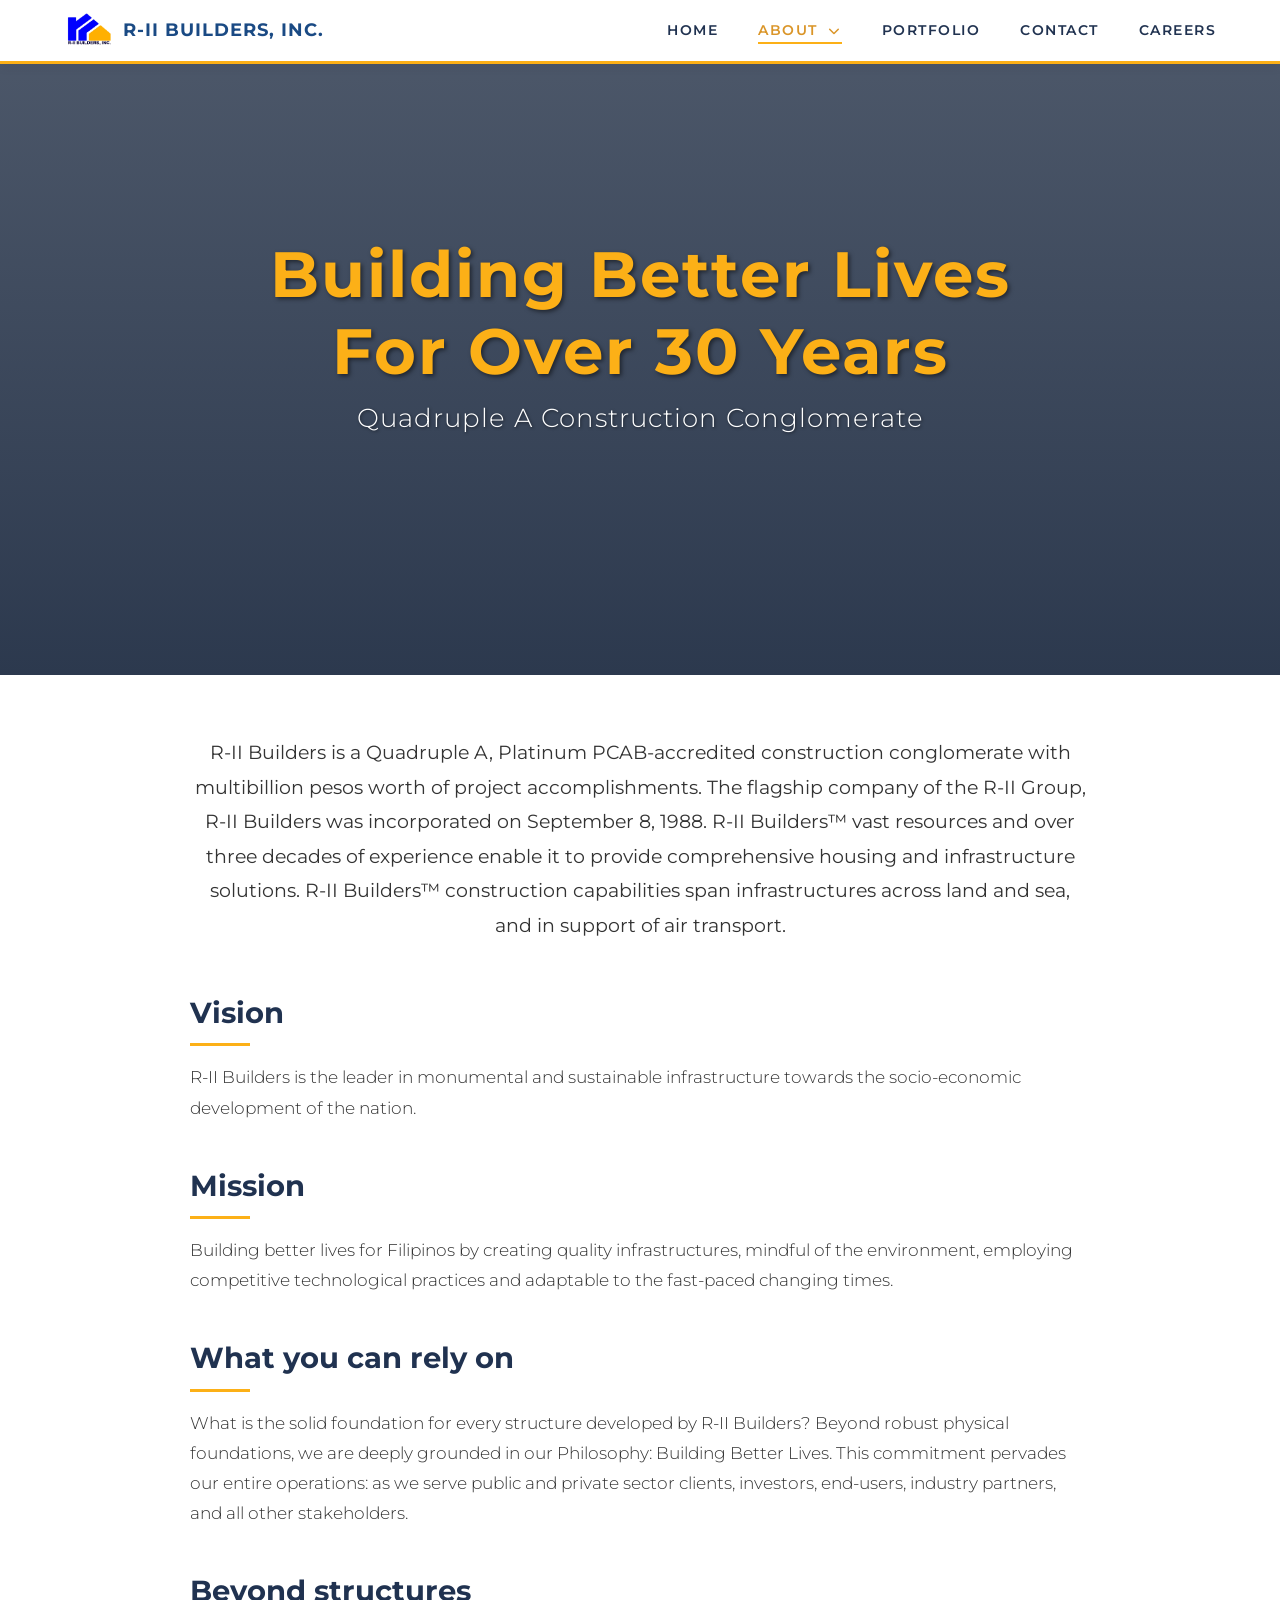
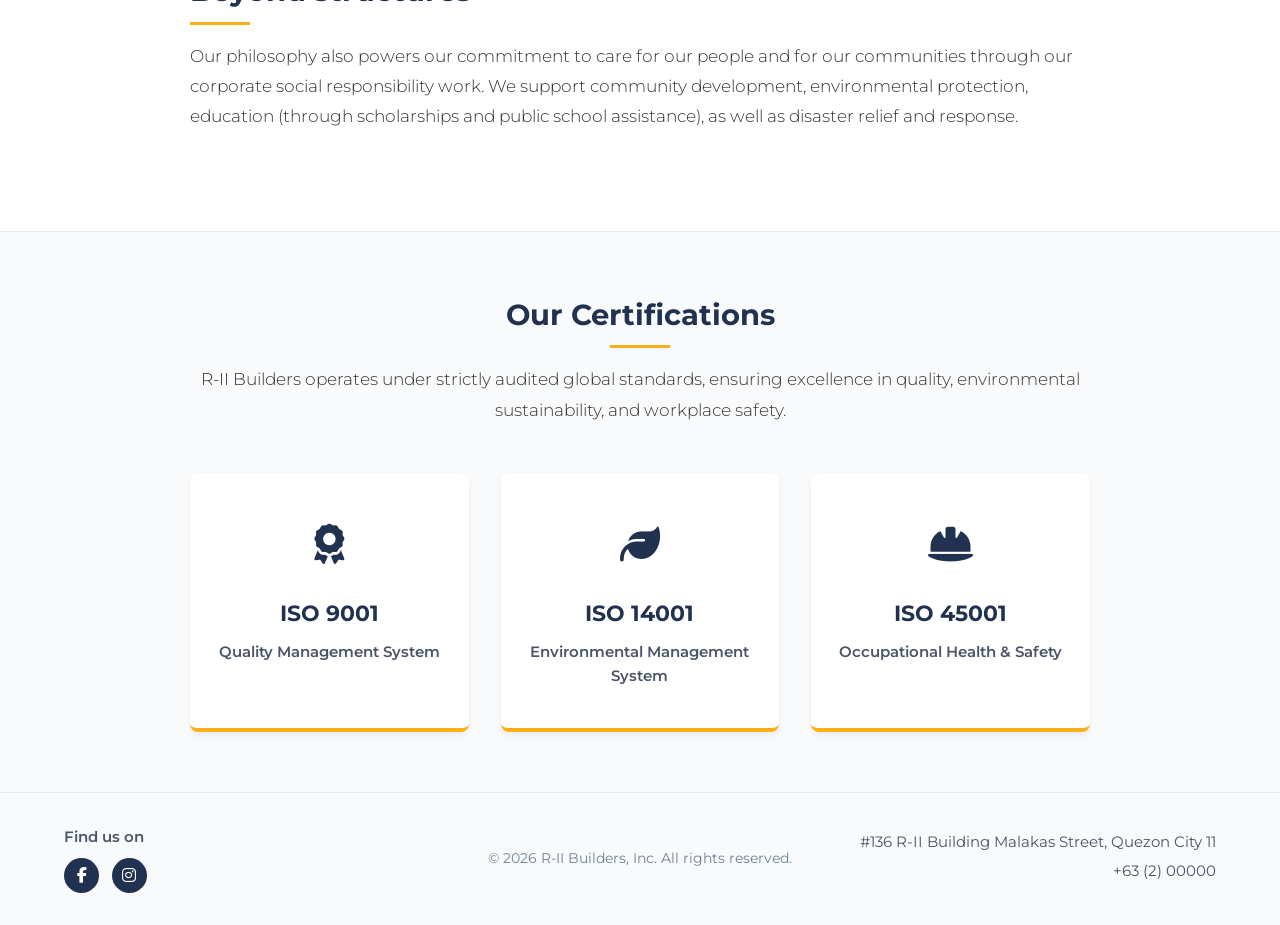
<file: about.html>
<!DOCTYPE html>
<html lang="en">

<head>
    <meta charset="UTF-8">
    <meta name="viewport" content="width=device-width, initial-scale=1.0">
    <link rel="icon" type="image/png" href="images/favicon.png">
    <title>R-II Builders, Inc. | About</title>

    <meta property="og:title" content="R-II Builders, Inc. - About Us">
    <meta property="og:description" content="Building better lives for over 30 years.">
    <meta property="og:url" content="https://riibuilders.com/about.html">
    <meta property="og:type" content="website">

    <!-- Google Fonts -->
    <link rel="preconnect" href="https://fonts.googleapis.com">
    <link rel="preconnect" href="https://fonts.gstatic.com" crossorigin>
    <link href="https://fonts.googleapis.com/css2?family=Montserrat:wght@300;400;600;700&display=swap" rel="stylesheet">

    <!-- Font Awesome for ISO Certification and Social Icons -->
    <link rel="stylesheet" href="https://cdnjs.cloudflare.com/ajax/libs/font-awesome/6.4.0/css/all.min.css">

    <!-- CSS Link -->
    <link rel="stylesheet" href="css/style.css?v=3">

    <style>
        .nav-brand img {
            max-height: 35px;
            width: auto;
            display: block;
        }
    </style>
</head>

<body>
    <!-- Page Loader -->
    <div id="page-loader" class="page-loader">
        <img src="images/RII_Logo.png" alt="Loading..." class="loader-logo">
    </div>

    <!-- Navigation -->
    <nav class="navbar" id="navbar">
        <a href="index.html" class="nav-brand">
            <!-- Local logo image -->
            <img src="images/RII_Logo.png" alt="R-II Builders, Inc.">
            <span class="brand-text">R-II Builders, Inc.</span>
        </a>

        <!-- Mobile Toggle -->
        <button class="nav-toggle" id="nav-toggle" aria-label="Toggle Navigation">
            <span class="hamburger"></span>
        </button>

        <ul class="nav-links" id="nav-links">
            <li><a href="index.html" class="nav-item">Home</a></li>
            <li class="nav-item-dropdown">
                <a href="javascript:void(0);" class="nav-item active">About <i class="fas fa-chevron-down" style="font-size: 0.8em; margin-left: 5px;"></i></a>
                <ul class="dropdown-menu">
                    <li><a href="about.html">Who We Are</a></li>
                    <li><a href="leaders.html">Our Leaders</a></li>
                    <li><a href="business.html">Our Business</a></li>
                </ul>
            </li>
            <li><a href="portfolio.html" class="nav-item">Portfolio</a></li>
            <li><a href="contact.html" class="nav-item">Contact</a></li>
            <li><a href="careers.html" class="nav-item">Careers</a></li>
        </ul>
    </nav>

    <!-- About Hero Section (Video Template) -->
    <header class="page-hero" id="about-hero">

        <!-- Video Background Container -->
        <div class="video-container">
            <!-- Autoplay, loop, and muted are standard for background videos -->
            <video autoplay loop muted playsinline id="hero-video">
                <!-- Using a free, lightweight construction stock video from Mixkit for the meantime -->
                <source
                    src="https://assets.mixkit.co/videos/preview/mixkit-construction-crane-working-in-the-city-4389-large.mp4"
                    type="video/mp4">
            </video>
            <!-- Dark overlay so the text remains readable over the video -->
            <div class="video-overlay"></div>
        </div>

        <!-- Text Content -->
        <div class="hero-content">
            <h1 class="hero-title" style="text-transform: capitalize;">Building better lives<br>for Over 30 Years</h1>
            <h3 class="hero-subtitle">Quadruple A Construction Conglomerate</h3>
        </div>

    </header>

    <!-- About Content Section -->
    <section class="content-section">
        <div class="container">
            <p class="lead-text">
                R-II Builders is a Quadruple A, Platinum PCAB-accredited construction conglomerate with multibillion
                pesos worth of project accomplishments. The flagship company of the R-II Group, R-II Builders was
                incorporated on September 8, 1988. R-II Builders™ vast resources and over three decades of experience
                enable it to provide comprehensive housing and infrastructure solutions. R-II Builders™ construction
                capabilities span infrastructures across land and sea, and in support of air transport.
            </p>

            <div class="text-block">
                <h2 class="section-title">Vision</h2>
                <p>
                    R-II Builders is the leader in monumental and sustainable infrastructure towards the socio-economic
                    development of the nation.
                </p>
            </div>

            <div class="text-block">
                <h2 class="section-title">Mission</h2>
                <p>
                    Building better lives for Filipinos by creating quality infrastructures, mindful of the environment,
                    employing competitive technological practices and adaptable to the fast-paced changing times.
                </p>
            </div>

            <div class="text-block">
                <h2 class="section-title">What you can rely on</h2>
                <p>
                    What is the solid foundation for every structure developed by R-II Builders? Beyond robust physical
                    foundations, we are deeply grounded in our Philosophy: Building Better Lives. This commitment
                    pervades our entire operations: as we serve public and private sector clients, investors, end-users,
                    industry partners, and all other stakeholders.
                </p>
            </div>

            <div class="text-block">
                <h2 class="section-title">Beyond structures</h2>
                <p>
                    Our philosophy also powers our commitment to care for our people and for our communities through our
                    corporate social responsibility work. We support community development, environmental protection,
                    education (through scholarships and public school assistance), as well as disaster relief and
                    response.
                </p>
            </div>
        </div>
    </section>



    <!-- Certifications Section -->
    <section class="certifications-section">
        <div class="container">
            <div class="text-block text-center">
                <h2 class="section-title center-title">Our Certifications</h2>
                <p>R-II Builders operates under strictly audited global standards, ensuring excellence in quality,
                    environmental sustainability, and workplace safety.</p>
            </div>

            <div class="cert-grid">
                <!-- ISO 9001 -->
                <div class="cert-card">
                    <div class="cert-icon">
                        <i class="fas fa-award"></i>
                    </div>
                    <h3 class="cert-title">ISO 9001</h3>
                    <p class="cert-desc">Quality Management System</p>
                </div>

                <!-- ISO 14001 -->
                <div class="cert-card">
                    <div class="cert-icon">
                        <i class="fas fa-leaf"></i>
                    </div>
                    <h3 class="cert-title">ISO 14001</h3>
                    <p class="cert-desc">Environmental Management System</p>
                </div>

                <!-- ISO 45001 -->
                <div class="cert-card">
                    <div class="cert-icon">
                        <i class="fas fa-hard-hat"></i>
                    </div>
                    <h3 class="cert-title">ISO 45001</h3>
                    <p class="cert-desc">Occupational Health & Safety</p>
                </div>
            </div>
        </div>
    </section>

    <!-- Footer (Updated to match your Left/Center/Right layout) -->
    <footer class="simple-footer">
        <div class="footer-bottom-bar">

            <!-- LEFT: Social Links -->
            <div class="footer-left">
                <span class="social-text">Find us on</span>
                <div class="social-icons">
                    <a href="#"><i class="fab fa-facebook-f"></i></a>
                    <a href="#"><i class="fab fa-instagram"></i></a>
                </div>
            </div>

            <!-- CENTER: Copyright -->
            <div class="footer-center">
                &copy; 2026 R-II Builders, Inc. All rights reserved.
            </div>

            <!-- RIGHT: Address -->
            <div class="footer-right">
                <p>#136 R-II Building Malakas Street, Quezon City 11</p>
                <p>+63 (2) 00000</p>
            </div>

        </div>
    </footer>

    <script src="script.js?v=5"></script>
</body>

</html>
</file>
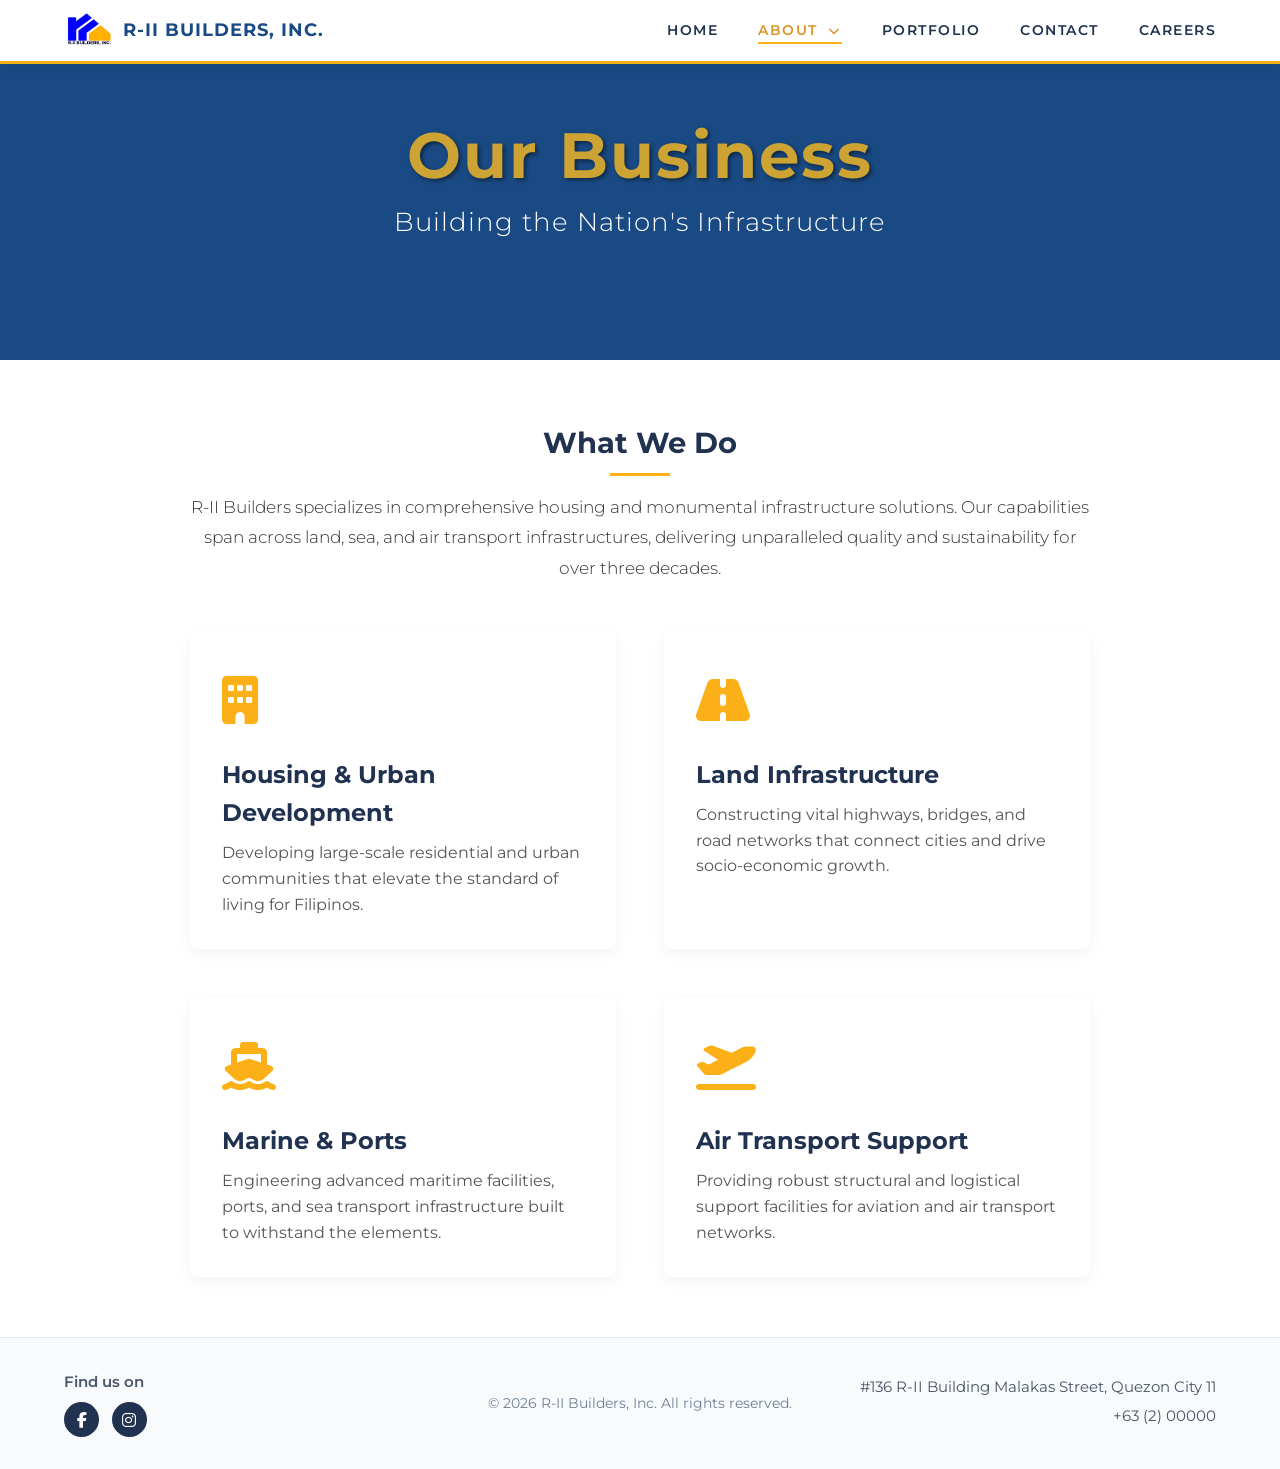
<file: business.html>
<!DOCTYPE html>
<html lang="en">

<head>
    <meta charset="UTF-8">
    <meta name="viewport" content="width=device-width, initial-scale=1.0">
    <link rel="icon" type="image/png" href="images/favicon.png">
    <title>R-II Builders, Inc. | Our Business</title>

    <meta property="og:title" content="R-II Builders, Inc. - Our Business">
    <meta property="og:description" content="Showcasing what R-II Builders is all about.">
    <meta property="og:url" content="https://riibuilders.com/business.html">
    <meta property="og:type" content="website">

    <!-- Google Fonts -->
    <link rel="preconnect" href="https://fonts.googleapis.com">
    <link rel="preconnect" href="https://fonts.gstatic.com" crossorigin>
    <link href="https://fonts.googleapis.com/css2?family=Montserrat:wght@300;400;600;700&display=swap" rel="stylesheet">

    <!-- Font Awesome for Social Icons -->
    <link rel="stylesheet" href="https://cdnjs.cloudflare.com/ajax/libs/font-awesome/6.4.0/css/all.min.css">

    <!-- CSS Link -->
    <link rel="stylesheet" href="css/style.css?v=3">
</head>

<body>
    <!-- Page Loader -->
    <div id="page-loader" class="page-loader">
        <img src="images/RII_Logo.png" alt="Loading..." class="loader-logo">
    </div>

    <!-- Navigation -->
    <nav class="navbar" id="navbar">
        <a href="index.html" class="nav-brand">
            <!-- Local logo image -->
            <img src="images/RII_Logo.png" alt="R-II Builders, Inc.">
            <span class="brand-text">R-II Builders, Inc.</span>
        </a>

        <!-- Mobile Toggle -->
        <button class="nav-toggle" id="nav-toggle" aria-label="Toggle Navigation">
            <span class="hamburger"></span>
        </button>

        <ul class="nav-links" id="nav-links">
            <li><a href="index.html" class="nav-item">Home</a></li>
            <li class="nav-item-dropdown">
                <a href="javascript:void(0);" class="nav-item active">About <i class="fas fa-chevron-down" style="font-size: 0.8em; margin-left: 5px;"></i></a>
                <ul class="dropdown-menu">
                    <li><a href="about.html">Who We Are</a></li>
                    <li><a href="leaders.html">Our Leaders</a></li>
                    <li><a href="business.html">Our Business</a></li>
                </ul>
            </li>
            <li><a href="portfolio.html" class="nav-item">Portfolio</a></li>
            <li><a href="contact.html" class="nav-item">Contact</a></li>
            <li><a href="careers.html" class="nav-item">Careers</a></li>
        </ul>
    </nav>

    <!-- Business Hero Section -->
    <header class="page-hero" style="background-color: #1a4a84; height: 40vh; min-height: 300px; display: flex; align-items: center; justify-content: center; padding-top: 60px;">
        <div class="hero-content" style="text-align: center; position: relative; z-index: 2;">
            <h1 class="hero-title" style="color: #cda434; font-size: clamp(2.5rem, 5vw, 4rem); text-transform: capitalize; margin-bottom: 0.5rem; text-shadow: 2px 2px 4px rgba(0,0,0,0.5);">Our Business</h1>
            <h3 class="hero-subtitle" style="color: #ffffff; font-size: clamp(1.2rem, 2vw, 1.8rem); font-weight: 300; letter-spacing: 1px;">Building the Nation's Infrastructure</h3>
        </div>
    </header>

    <!-- Business Content Section -->
    <section class="content-section">
        <div class="container">
            <div class="text-block text-center" style="margin-bottom: 3rem;">
                <h2 class="section-title center-title">What We Do</h2>
                <p class="lead-text">
                    R-II Builders specializes in comprehensive housing and monumental infrastructure solutions. Our capabilities span across land, sea, and air transport infrastructures, delivering unparalleled quality and sustainability for over three decades.
                </p>
            </div>
            
            <div class="leaders-grid">
                <!-- Service Card 1 -->
                <div class="leader-card" style="padding: 2rem;">
                    <div style="font-size: 3rem; color: var(--accent-gold); margin-bottom: 1rem;"><i class="fas fa-building"></i></div>
                    <h3 class="leader-name">Housing & Urban Development</h3>
                    <p class="leader-bio">
                        Developing large-scale residential and urban communities that elevate the standard of living for Filipinos.
                    </p>
                </div>
                
                <!-- Service Card 2 -->
                <div class="leader-card" style="padding: 2rem;">
                    <div style="font-size: 3rem; color: var(--accent-gold); margin-bottom: 1rem;"><i class="fas fa-road"></i></div>
                    <h3 class="leader-name">Land Infrastructure</h3>
                    <p class="leader-bio">
                        Constructing vital highways, bridges, and road networks that connect cities and drive socio-economic growth.
                    </p>
                </div>
                
                <!-- Service Card 3 -->
                <div class="leader-card" style="padding: 2rem;">
                    <div style="font-size: 3rem; color: var(--accent-gold); margin-bottom: 1rem;"><i class="fas fa-ship"></i></div>
                    <h3 class="leader-name">Marine & Ports</h3>
                    <p class="leader-bio">
                        Engineering advanced maritime facilities, ports, and sea transport infrastructure built to withstand the elements.
                    </p>
                </div>
                
                <!-- Service Card 4 -->
                <div class="leader-card" style="padding: 2rem;">
                    <div style="font-size: 3rem; color: var(--accent-gold); margin-bottom: 1rem;"><i class="fas fa-plane-departure"></i></div>
                    <h3 class="leader-name">Air Transport Support</h3>
                    <p class="leader-bio">
                        Providing robust structural and logistical support facilities for aviation and air transport networks.
                    </p>
                </div>
            </div>
        </div>
    </section>

    <!-- Footer -->
    <footer class="simple-footer">
        <div class="footer-bottom-bar">

            <!-- LEFT: Social Links -->
            <div class="footer-left">
                <span class="social-text">Find us on</span>
                <div class="social-icons">
                    <a href="#"><i class="fab fa-facebook-f"></i></a>
                    <a href="#"><i class="fab fa-instagram"></i></a>
                </div>
            </div>

            <!-- CENTER: Copyright -->
            <div class="footer-center">
                &copy; 2026 R-II Builders, Inc. All rights reserved.
            </div>

            <!-- RIGHT: Address -->
            <div class="footer-right">
                <p>#136 R-II Building Malakas Street, Quezon City 11</p>
                <p>+63 (2) 00000</p>
            </div>

        </div>
    </footer>

    <script src="script.js?v=5"></script>
</body>

</html>
</file>
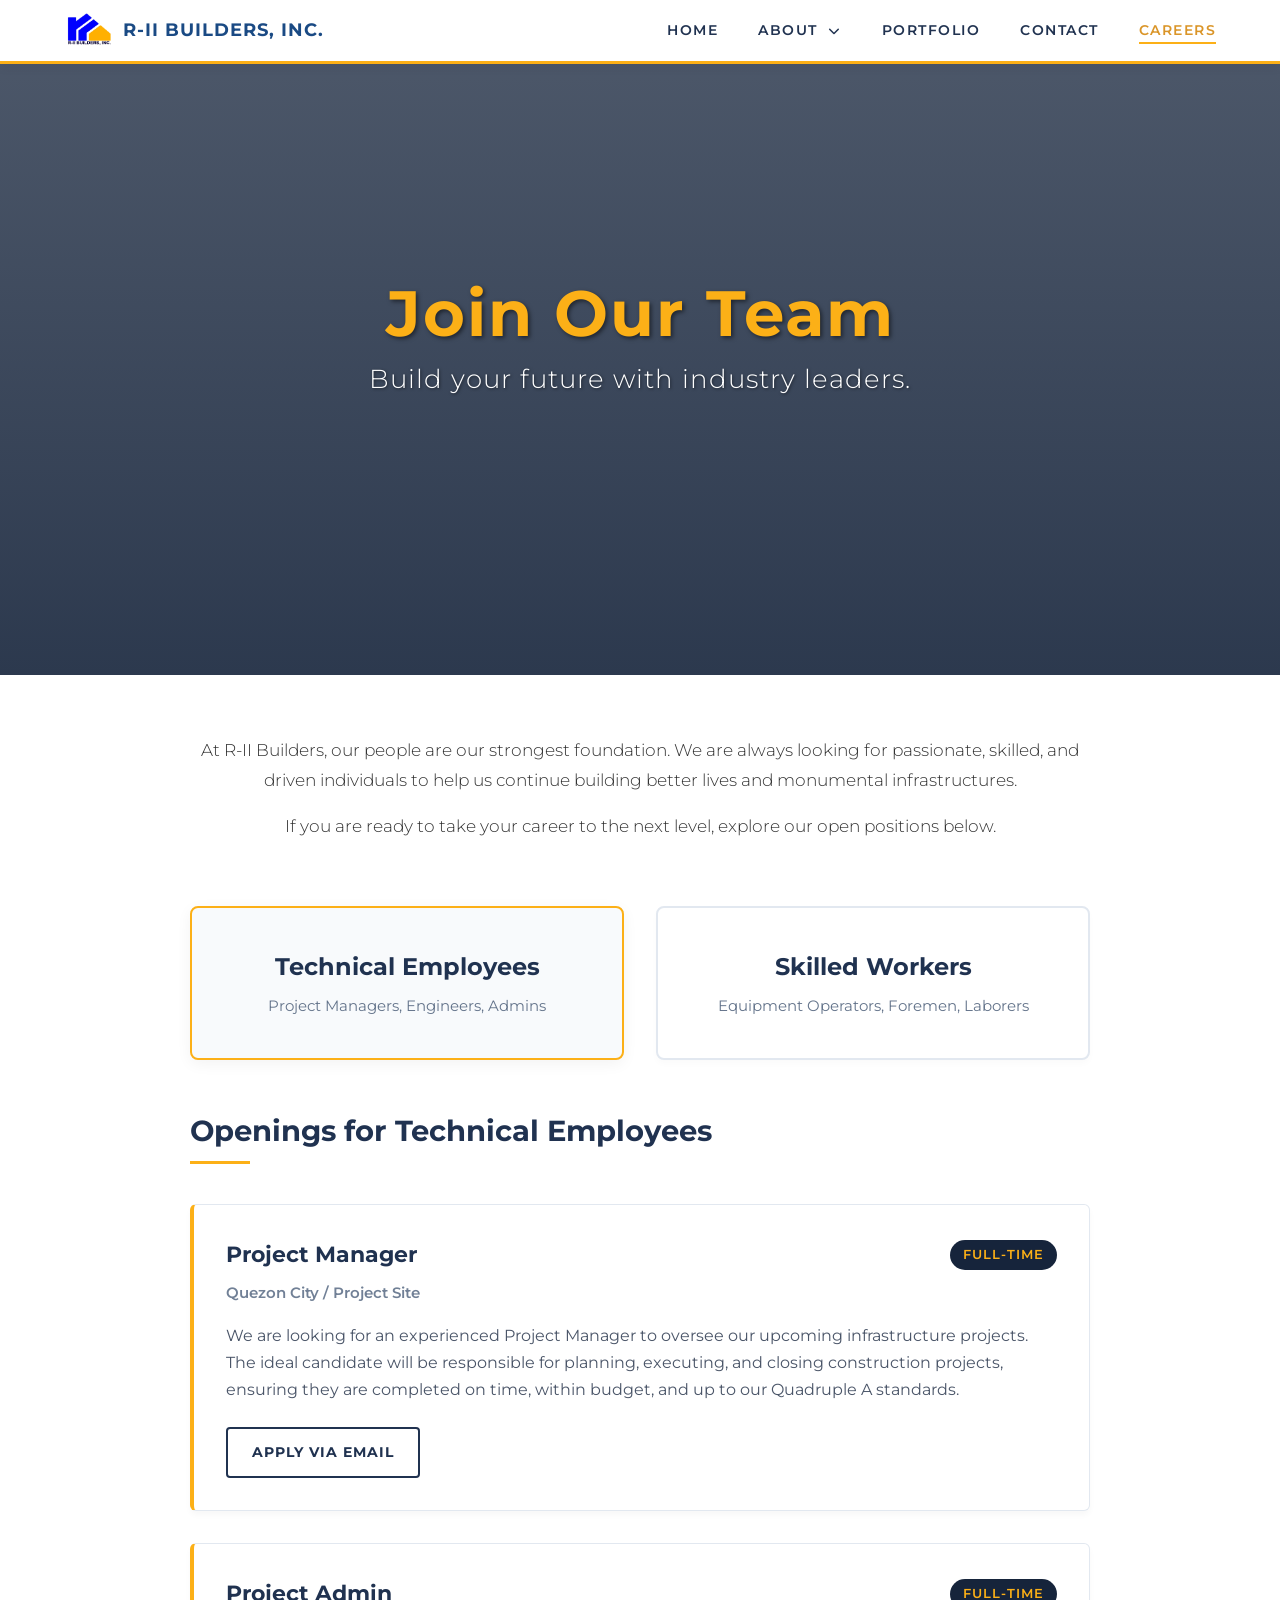
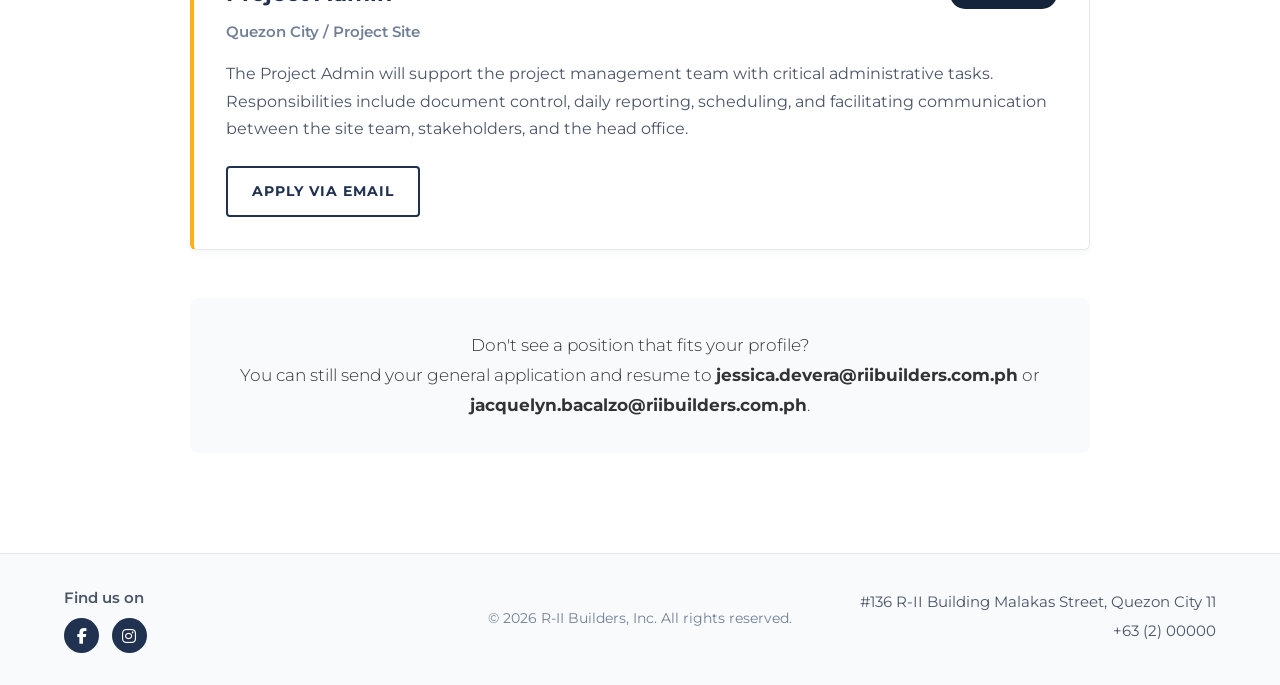
<file: careers.html>
<!DOCTYPE html>
<html lang="en">

<head>
    <meta charset="UTF-8">
    <meta name="viewport" content="width=device-width, initial-scale=1.0">
    <link rel="icon" type="image/png" href="images/favicon.png">
    <title>R-II Builders, Inc. | Careers</title>

    <meta property="og:title" content="R-II Builders, Inc. - Careers">
    <meta property="og:description" content="Build your career with a Quadruple A construction conglomerate.">
    <meta property="og:url" content="https://riibuilders.com/careers.html">
    <meta property="og:type" content="website">

    <!-- Google Fonts -->
    <link rel="preconnect" href="https://fonts.googleapis.com">
    <link rel="preconnect" href="https://fonts.gstatic.com" crossorigin>
    <link href="https://fonts.googleapis.com/css2?family=Montserrat:wght@300;400;600;700&display=swap" rel="stylesheet">

    <!-- Font Awesome for Social Icons -->
    <link rel="stylesheet" href="https://cdnjs.cloudflare.com/ajax/libs/font-awesome/6.4.0/css/all.min.css">

    <!-- CSS Link -->
    <link rel="stylesheet" href="css/style.css?v=3">

    <style>
        .nav-brand img {
            max-height: 35px;
            width: auto;
            display: block;
        }
    </style>
</head>

<body>
    <!-- Page Loader -->
    <div id="page-loader" class="page-loader">
        <img src="images/RII_Logo.png" alt="Loading..." class="loader-logo">
    </div>

    <!-- Navigation -->
    <nav class="navbar" id="navbar">
        <a href="index.html" class="nav-brand">
            <!-- Local logo image -->
            <img src="images/RII_Logo.png" alt="R-II Builders, Inc.">
            <span class="brand-text">R-II Builders, Inc.</span>
        </a>

        <!-- Mobile Toggle -->
        <button class="nav-toggle" id="nav-toggle" aria-label="Toggle Navigation">
            <span class="hamburger"></span>
        </button>

        <ul class="nav-links" id="nav-links">
            <li><a href="index.html" class="nav-item">Home</a></li>
            <li class="nav-item-dropdown">
                <a href="javascript:void(0);" class="nav-item">About <i class="fas fa-chevron-down" style="font-size: 0.8em; margin-left: 5px;"></i></a>
                <ul class="dropdown-menu">
                    <li><a href="about.html">Who We Are</a></li>
                    <li><a href="leaders.html">Our Leaders</a></li>
                    <li><a href="business.html">Our Business</a></li>
                </ul>
            </li>
            <li><a href="portfolio.html" class="nav-item">Portfolio</a></li>
            <li><a href="contact.html" class="nav-item">Contact</a></li>
            <li><a href="careers.html" class="nav-item active">Careers</a></li>
        </ul>
    </nav>

    <!-- Careers Hero Section (Updated ID for 3/4 Screen) -->
    <header class="page-hero" id="careers-hero">
        <div class="hero-content">
            <h1 class="hero-title">Join Our Team</h1>
            <h3 class="hero-subtitle">Build your future with industry leaders.</h3>
        </div>
    </header>

    <!-- Careers Content Section -->
    <section class="content-section">
        <div class="container">

            <div class="text-block" style="text-align: center; margin-bottom: 4rem;">
                <p class="lead-text" style="margin-bottom: 1rem;">
                    At R-II Builders, our people are our strongest foundation. We are always looking for passionate,
                    skilled, and driven individuals to help us continue building better lives and monumental
                    infrastructures.
                </p>
                <p>If you are ready to take your career to the next level, explore our open positions below.</p>
            </div>

            <div class="category-grid">
                <div class="category-box active" onclick="showCategory('technical')">
                    <h3>Technical Employees</h3>
                    <p>Project Managers, Engineers, Admins</p>
                </div>
                <div class="category-box" onclick="showCategory('skilled')">
                    <h3>Skilled Workers</h3>
                    <p>Equipment Operators, Foremen, Laborers</p>
                </div>
            </div>

            <div id="technical-jobs" class="job-category-section">
                <div class="text-block">
                    <h2 class="section-title">Openings for Technical Employees</h2>
                </div>

                <!-- Job Listings (Technical) -->
                <div class="job-list">

                    <!-- Job Card 1 -->
                    <div class="job-card">
                        <div class="job-header">
                            <h3 class="job-title">Project Manager</h3>
                            <span class="job-type">Full-Time</span>
                        </div>
                        <div class="job-meta">Quezon City / Project Site</div>
                        <p class="job-desc">
                            We are looking for an experienced Project Manager to oversee our upcoming infrastructure
                            projects. The ideal candidate will be responsible for planning, executing, and closing
                            construction projects, ensuring they are completed on time, within budget, and up to our
                            Quadruple A standards.
                        </p>
                        <a href="mailto:hr@riibuilders.com?subject=Application%20for%20Project%20Manager"
                            class="btn-apply">Apply via Email</a>
                    </div>

                    <!-- Job Card 2 -->
                    <div class="job-card">
                        <div class="job-header">
                            <h3 class="job-title">Project Admin</h3>
                            <span class="job-type">Full-Time</span>
                        </div>
                        <div class="job-meta">Quezon City / Project Site</div>
                        <p class="job-desc">
                            The Project Admin will support the project management team with critical administrative tasks.
                            Responsibilities include document control, daily reporting, scheduling, and facilitating
                            communication between the site team, stakeholders, and the head office.
                        </p>
                        <a href="mailto:hr@riibuilders.com?subject=Application%20for%20Project%20Admin"
                            class="btn-apply">Apply via Email</a>
                    </div>

                </div>
            </div>

            <!-- Skilled Workers Section -->
            <div id="skilled-jobs" class="job-category-section" style="display: none;">
                <div class="text-block">
                    <h2 class="section-title">Openings for Skilled Workers</h2>
                </div>
                
                <!-- Job Listings (Skilled Workers) -->
                <div class="job-list">
                    
                    <!-- Job Card 3 (Example) -->
                    <div class="job-card">
                        <div class="job-header">
                            <h3 class="job-title">Heavy Equipment Operator</h3>
                            <span class="job-type">Project-Based</span>
                        </div>
                        <div class="job-meta">Various Project Sites</div>
                        <p class="job-desc">
                            We are currently looking for experienced and certified Heavy Equipment Operators for our ongoing infrastructure projects. Candidates must have valid certification and a strong commitment to workplace safety.
                        </p>
                        <a href="mailto:hr@riibuilders.com?subject=Application%20for%20Skilled%20Worker"
                            class="btn-apply">Apply via Email</a>
                    </div>

                </div>
            </div>

            <div class="text-block"
                style="margin-top: 3rem; text-align: center; padding: 2rem; background: #f8fafc; border-radius: 8px;">
                <p>Don't see a position that fits your profile?<br> You can still send your general application and
                    resume to <strong>jessica.devera@riibuilders.com.ph</strong> or
                    <strong>jacquelyn.bacalzo@riibuilders.com.ph</strong>.
                </p>
            </div>

        </div>
    </section>

    <!-- Footer (Updated to match Left/Center/Right Layout) -->
    <footer class="simple-footer">
        <div class="footer-bottom-bar">

            <!-- LEFT: Social Links -->
            <div class="footer-left">
                <span class="social-text">Find us on</span>
                <div class="social-icons">
                    <a href="#"><i class="fab fa-facebook-f"></i></a>
                    <a href="#"><i class="fab fa-instagram"></i></a>
                </div>
            </div>

            <!-- CENTER: Copyright -->
            <div class="footer-center">
                &copy; 2026 R-II Builders, Inc. All rights reserved.
            </div>

            <!-- RIGHT: Address -->
            <div class="footer-right">
                <p>#136 R-II Building Malakas Street, Quezon City 11</p>
                <p>+63 (2) 00000</p>
            </div>

        </div>
    </footer>

    <script src="script.js?v=5"></script>
    <script>
        function showCategory(categoryId) {
            // Hide all category sections
            document.querySelectorAll('.job-category-section').forEach(el => {
                el.style.display = 'none';
            });
            // Remove active state from all boxes
            document.querySelectorAll('.category-box').forEach(el => {
                el.classList.remove('active');
            });
            
            // Show the selected section
            document.getElementById(categoryId + '-jobs').style.display = 'block';
            
            // Set active state on the clicked box
            event.currentTarget.classList.add('active');
        }
    </script>
</body>

</html>
</file>
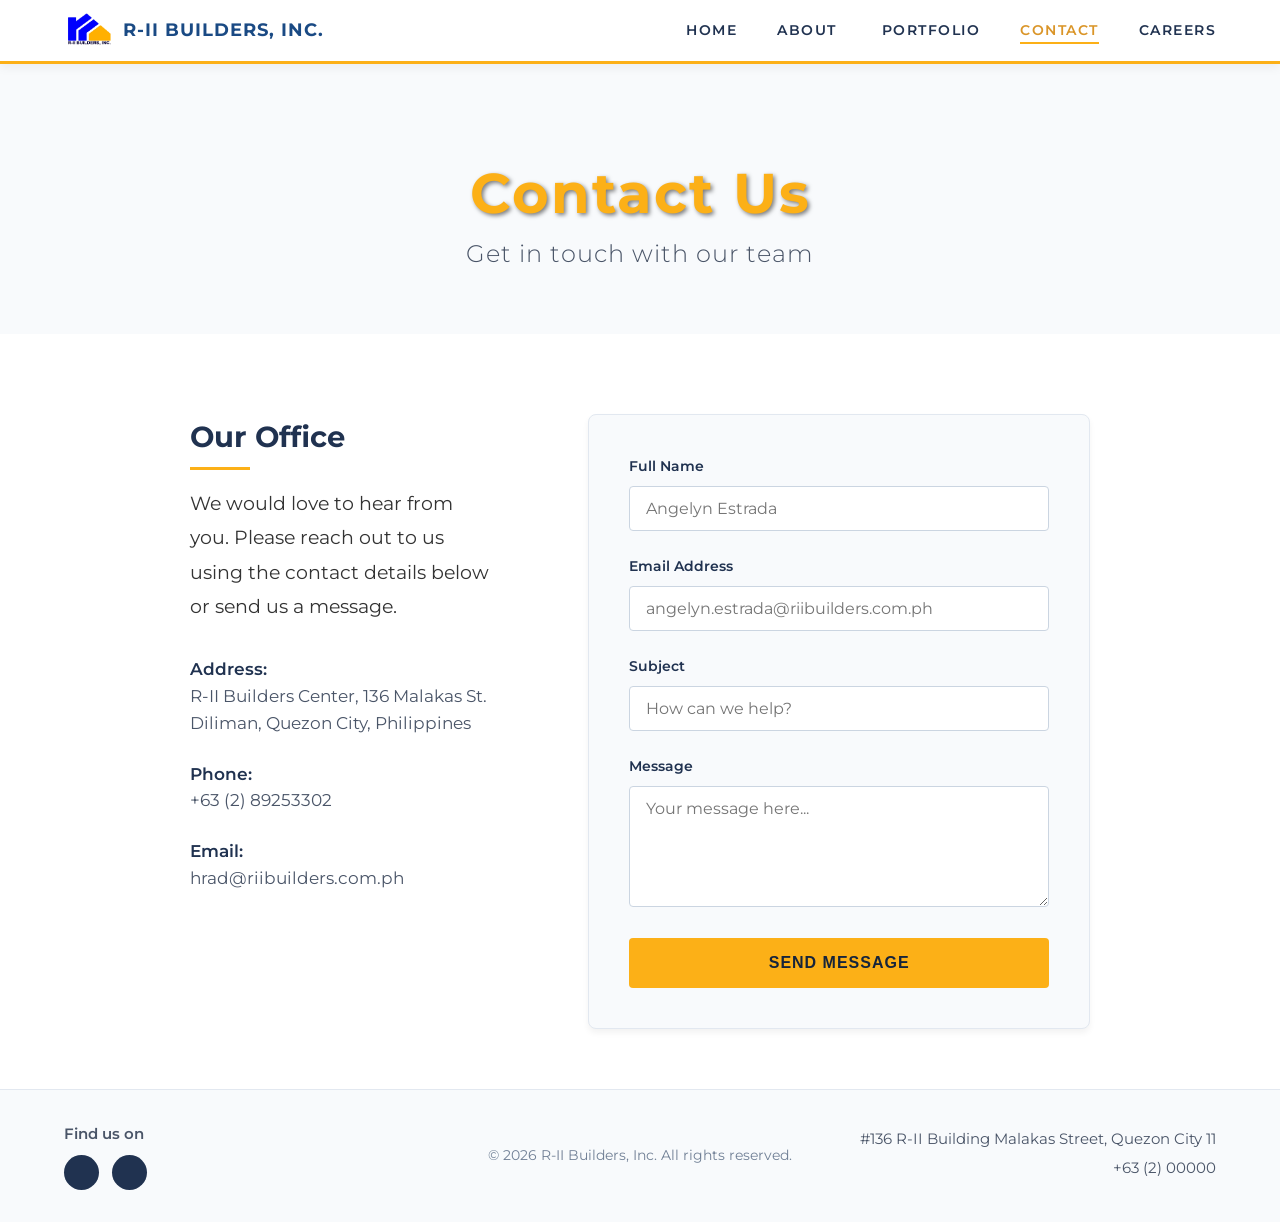
<file: contact.html>
<!DOCTYPE html>
<html lang="en">

<head>
    <meta charset="UTF-8">
    <meta name="viewport" content="width=device-width, initial-scale=1.0">
    <link rel="icon" type="image/png" href="images/favicon.png">
    <title>R-II Builders, Inc. | Contact</title>

    <!-- Open Graph Meta Tags for Corporate Site -->
    <meta property="og:title" content="R-II Builders, Inc.">
    <meta property="og:description" content="Contact R-II Builders, Inc. for your construction and engineering needs.">
    <meta property="og:url" content="https://riibuilders.com/contact">
    <meta property="og:type" content="website">

    <!-- Google Fonts -->
    <link rel="preconnect" href="https://fonts.googleapis.com">
    <link rel="preconnect" href="https://fonts.gstatic.com" crossorigin>
    <link href="https://fonts.googleapis.com/css2?family=Montserrat:wght@300;400;600;700&display=swap" rel="stylesheet">

    <!-- CSS Link -->
    <link rel="stylesheet" href="css/style.css?v=3">

    <!-- Inline tweak just for the logo sizing (you can move this to style.css) -->
    <style>
        .nav-brand img {
            max-height: 35px;
            /* Keeps the logo cleanly fitted inside the navbar */
            width: auto;
            display: block;
        }
    </style>
</head>

<body>
    <!-- Page Loader -->
    <div id="page-loader" class="page-loader">
        <img src="images/RII_Logo.png" alt="Loading..." class="loader-logo">
    </div>

    <!-- Navigation -->
    <nav class="navbar" id="navbar">
        <a href="index.html" class="nav-brand">
            <!-- Local logo image -->
            <img src="images/RII_Logo.png" alt="R-II Builders, Inc.">
            <span class="brand-text">R-II Builders, Inc.</span>
        </a>

        <!-- Mobile Toggle -->
        <button class="nav-toggle" id="nav-toggle" aria-label="Toggle Navigation">
            <span class="hamburger"></span>
        </button>

        <ul class="nav-links" id="nav-links">
            <li><a href="index.html" class="nav-item">Home</a></li>
            <li class="nav-item-dropdown">
                <a href="javascript:void(0);" class="nav-item">About <i class="fas fa-chevron-down" style="font-size: 0.8em; margin-left: 5px;"></i></a>
                <ul class="dropdown-menu">
                    <li><a href="about.html">Who We Are</a></li>
                    <li><a href="leaders.html">Our Leaders</a></li>
                    <li><a href="business.html">Our Business</a></li>
                </ul>
            </li>
            <li><a href="portfolio.html" class="nav-item">Portfolio</a></li>
            <li><a href="contact.html" class="nav-item active">Contact</a></li>
            <li><a href="careers.html" class="nav-item">Careers</a></li>
        </ul>
    </nav>

    <!-- Hero Section -->
    <header class="page-hero">
        <h1 class="hero-title">Contact Us</h1>
        <p class="hero-subtitle">Get in touch with our team</p>
    </header>

    <!-- Main Content -->
    <main class="content-section">
        <div class="container">
            <div class="contact-container">
                <!-- Contact Info -->
                <div class="contact-info">
                    <h2 class="section-title">Our Office</h2>
                    <p class="lead-text" style="text-align: left; margin-bottom: 2rem;">
                        We would love to hear from you. Please reach out to us using the contact details below or send
                        us a message.
                    </p>

                    <div class="contact-detail">
                        <strong>Address:</strong><br>
                        R-II Builders Center, 136 Malakas St.<br>
                        Diliman, Quezon City, Philippines
                    </div>

                    <div class="contact-detail">
                        <strong>Phone:</strong><br>
                        +63 (2) 89253302
                    </div>

                    <div class="contact-detail">
                        <strong>Email:</strong><br>
                        hrad@riibuilders.com.ph
                    </div>
                </div>

                <!-- Contact Form -->
                <div class="contact-form-wrapper">
                    <form action="#" method="POST">
                        <div class="form-group">
                            <label for="name">Full Name</label>
                            <input type="text" id="name" name="name" required placeholder="Angelyn Estrada">
                        </div>

                        <div class="form-group">
                            <label for="email">Email Address</label>
                            <input type="email" id="email" name="email" required
                                placeholder="angelyn.estrada@riibuilders.com.ph">
                        </div>

                        <div class="form-group">
                            <label for="subject">Subject</label>
                            <input type="text" id="subject" name="subject" required placeholder="How can we help?">
                        </div>

                        <div class="form-group">
                            <label for="message">Message</label>
                            <textarea id="message" name="message" rows="5" required
                                placeholder="Your message here..."></textarea>
                        </div>

                        <button type="submit" class="btn-submit">Send Message</button>
                    </form>
                </div>
            </div>
        </div>
    </main>

    <!-- Footer -->
    <footer class="simple-footer">
        <div class="footer-bottom-bar">

            <!-- LEFT: Social Links -->
            <div class="footer-left">
                <span class="social-text">Find us on</span>
                <div class="social-icons">
                    <a href="#"><i class="fab fa-facebook-f"></i></a>
                    <a href="#"><i class="fab fa-instagram"></i></a>
                </div>
            </div>

            <!-- CENTER: Copyright -->
            <div class="footer-center">
                &copy; 2026 R-II Builders, Inc. All rights reserved.
            </div>

            <!-- RIGHT: Address -->
            <div class="footer-right">
                <p>#136 R-II Building Malakas Street, Quezon City 11</p>
                <p>+63 (2) 00000</p>
            </div>

        </div>
    </footer>

    <!-- Optional JS -->
    <script src="script.js?v=5"></script>
</body>

</html>
</file>
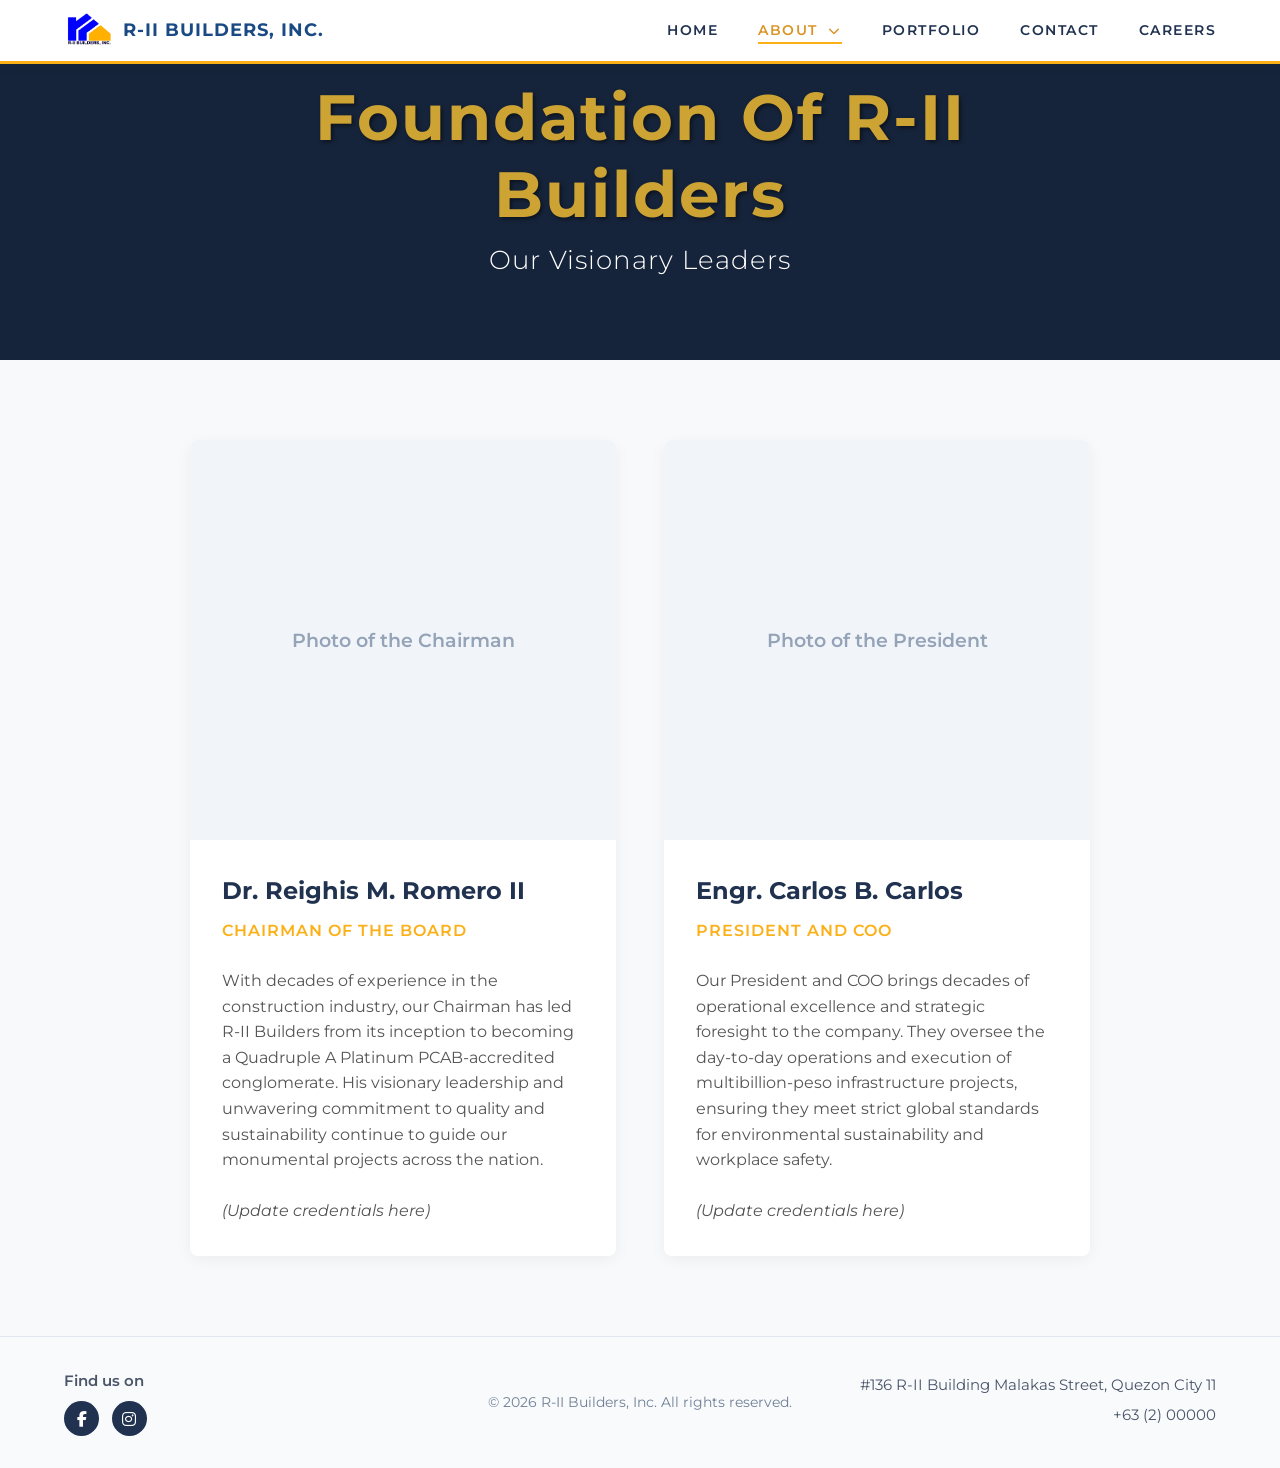
<file: leaders.html>
<!DOCTYPE html>
<html lang="en">

<head>
    <meta charset="UTF-8">
    <meta name="viewport" content="width=device-width, initial-scale=1.0">
    <link rel="icon" type="image/png" href="images/favicon.png">
    <title>R-II Builders, Inc. | Our Leaders</title>

    <meta property="og:title" content="R-II Builders, Inc. - Our Leaders">
    <meta property="og:description" content="The Foundation of R-II Builders.">
    <meta property="og:url" content="https://riibuilders.com/leaders.html">
    <meta property="og:type" content="website">

    <!-- Google Fonts -->
    <link rel="preconnect" href="https://fonts.googleapis.com">
    <link rel="preconnect" href="https://fonts.gstatic.com" crossorigin>
    <link href="https://fonts.googleapis.com/css2?family=Montserrat:wght@300;400;600;700&display=swap" rel="stylesheet">

    <!-- Font Awesome for Social Icons -->
    <link rel="stylesheet" href="https://cdnjs.cloudflare.com/ajax/libs/font-awesome/6.4.0/css/all.min.css">

    <!-- CSS Link -->
    <link rel="stylesheet" href="css/style.css?v=3">
</head>

<body>
    <!-- Page Loader -->
    <div id="page-loader" class="page-loader">
        <img src="images/RII_Logo.png" alt="Loading..." class="loader-logo">
    </div>

    <!-- Navigation -->
    <nav class="navbar" id="navbar">
        <a href="index.html" class="nav-brand">
            <!-- Local logo image -->
            <img src="images/RII_Logo.png" alt="R-II Builders, Inc.">
            <span class="brand-text">R-II Builders, Inc.</span>
        </a>

        <!-- Mobile Toggle -->
        <button class="nav-toggle" id="nav-toggle" aria-label="Toggle Navigation">
            <span class="hamburger"></span>
        </button>

        <ul class="nav-links" id="nav-links">
            <li><a href="index.html" class="nav-item">Home</a></li>
            <li class="nav-item-dropdown">
                <a href="javascript:void(0);" class="nav-item active">About <i class="fas fa-chevron-down"
                        style="font-size: 0.8em; margin-left: 5px;"></i></a>
                <ul class="dropdown-menu">
                    <li><a href="about.html">Who We Are</a></li>
                    <li><a href="leaders.html">Our Leaders</a></li>
                    <li><a href="business.html">Our Business</a></li>
                </ul>
            </li>
            <li><a href="portfolio.html" class="nav-item">Portfolio</a></li>
            <li><a href="contact.html" class="nav-item">Contact</a></li>
            <li><a href="careers.html" class="nav-item">Careers</a></li>
        </ul>
    </nav>

    <!-- Leaders Hero Section -->
    <header class="page-hero"
        style="background-color: #16243b; height: 40vh; min-height: 300px; display: flex; align-items: center; justify-content: center; padding-top: 60px;">
        <div class="hero-content" style="text-align: center; position: relative; z-index: 2;">
            <h1 class="hero-title"
                style="color: #cda434; font-size: clamp(2.5rem, 5vw, 4rem); text-transform: capitalize; margin-bottom: 0.5rem; text-shadow: 2px 2px 4px rgba(0,0,0,0.5);">
                Foundation of R-II Builders</h1>
            <h3 class="hero-subtitle"
                style="color: #ffffff; font-size: clamp(1.2rem, 2vw, 1.8rem); font-weight: 300; letter-spacing: 1px;">
                Our Visionary Leaders</h3>
        </div>
    </header>

    <!-- Leaders Section -->
    <section id="leaders" class="leaders-section">
        <div class="container">
            <div class="leaders-grid" style="margin-top: 0;">
                <!-- Chairman -->
                <div class="leader-card">
                    <div class="leader-image"
                        style="background-color: #f1f5f9; display: flex; align-items: center; justify-content: center; color: #94a3b8; font-weight: 600; font-size: 1.2rem; min-height: 350px;">
                        Photo of the Chairman
                    </div>
                    <div class="leader-info">
                        <h3 class="leader-name">Dr. Reighis M. Romero II</h3>
                        <div class="leader-title">Chairman of the Board</div>
                        <p class="leader-bio">
                            With decades of experience in the construction industry, our Chairman has led R-II Builders
                            from its inception to becoming a Quadruple A Platinum PCAB-accredited conglomerate. His
                            visionary leadership and unwavering commitment to quality and sustainability continue to
                            guide our monumental projects across the nation.
                            <br><br>
                            <i>(Update credentials here)</i>
                        </p>
                    </div>
                </div>

                <!-- President & COO -->
                <div class="leader-card">
                    <div class="leader-image"
                        style="background-color: #f1f5f9; display: flex; align-items: center; justify-content: center; color: #94a3b8; font-weight: 600; font-size: 1.2rem; min-height: 350px;">
                        Photo of the President
                    </div>
                    <div class="leader-info">
                        <h3 class="leader-name">Engr. Carlos B. Carlos</h3>
                        <div class="leader-title">President and COO</div>
                        <p class="leader-bio">
                            Our President and COO brings decades of operational excellence and strategic foresight to
                            the company. They oversee the day-to-day operations and execution of multibillion-peso
                            infrastructure projects, ensuring they meet strict global standards for environmental
                            sustainability and workplace safety.
                            <br><br>
                            <i>(Update credentials here)</i>
                        </p>
                    </div>
                </div>
            </div>
        </div>
    </section>

    <!-- Footer -->
    <footer class="simple-footer">
        <div class="footer-bottom-bar">

            <!-- LEFT: Social Links -->
            <div class="footer-left">
                <span class="social-text">Find us on</span>
                <div class="social-icons">
                    <a href="#"><i class="fab fa-facebook-f"></i></a>
                    <a href="#"><i class="fab fa-instagram"></i></a>
                </div>
            </div>

            <!-- CENTER: Copyright -->
            <div class="footer-center">
                &copy; 2026 R-II Builders, Inc. All rights reserved.
            </div>

            <!-- RIGHT: Address -->
            <div class="footer-right">
                <p>#136 R-II Building Malakas Street, Quezon City 11</p>
                <p>+63 (2) 00000</p>
            </div>

        </div>
    </footer>

    <script src="script.js?v=5"></script>
</body>

</html>
</file>
<file: css/style.css>
/* ==========================================================================
   CSS Reset & Variables (R-II Builders Theme)
   ========================================================================== */
@import url('https://fonts.googleapis.com/css2?family=Montserrat:wght@300;400;600;700&display=swap');

:root {
    /* Updated Corporate Blue & Gold Theme */
    --bg-blue: #203250;
    --header-blue: #16243b;
    --accent-gold: #fcb017;
    --accent-gold-hover: #da9528;
    --text-light: #ffffff;
    --text-muted: #a0aec0;
    --font-main: 'Montserrat', sans-serif;
    --transition-fast: 0.2s ease-in-out;
}

* {
    margin: 0;
    padding: 0;
    box-sizing: border-box;
}

body {
    font-family: var(--font-main);
    color: #333333;
    background-color: #ffffff;
    line-height: 1.6;
    overflow-x: hidden;
    display: flex;
    flex-direction: column;
    min-height: 100vh;
}

a {
    text-decoration: none;
    color: inherit;
}

/* ==========================================================================
   Navigation
   ========================================================================== */
.navbar {
    position: fixed;
    top: 0;
    left: 0;
    width: 100%;
    z-index: 1000;
    display: flex;
    justify-content: space-between;
    align-items: center;
    padding: 0.8rem 5%;
    background-color: #ffffff;
    border-bottom: 3px solid var(--accent-gold);
    box-shadow: 0 4px 10px rgba(0, 0, 0, 0.05);
}

.nav-brand {
    font-size: 1.2rem;
    font-weight: 700;
    text-transform: uppercase;
    letter-spacing: 1px;
    display: flex !important;
    flex-direction: row !important;
    align-items: center !important;
    flex-wrap: nowrap !important;
    gap: 10px;
    text-decoration: none;
}

.nav-brand img {
    max-height: 35px;
    width: auto;
    display: block;
    flex-shrink: 0;
}

.brand-text {
    font-size: 1.1rem;
    color: #1a4a84;
    /* Distinct corporate blue */
    white-space: nowrap;
}

.nav-links {
    list-style: none;
    display: flex;
    gap: 2.5rem;
    align-items: center;
}

.nav-links a {
    font-size: 0.9rem;
    font-weight: 600;
    letter-spacing: 1.5px;
    text-transform: uppercase;
    transition: var(--transition-fast);
    position: relative;
    color: var(--bg-blue);
}

.nav-links a::after {
    content: '';
    position: absolute;
    bottom: -5px;
    left: 0;
    width: 0;
    height: 2px;
    background-color: var(--accent-gold);
    transition: var(--transition-fast);
}

.nav-links a:hover::after,
.nav-links a.active::after {
    width: 100%;
}

.nav-links a:hover,
.nav-links a.active {
    color: var(--accent-gold-hover);
}

/* Dropdown Navigation */
.nav-item-dropdown {
    position: relative;
}

.dropdown-menu {
    position: absolute;
    top: 100%;
    left: 0;
    background: #ffffff;
    min-width: 200px;
    box-shadow: 0 8px 16px rgba(0, 0, 0, 0.1);
    border-top: 3px solid var(--accent-gold);
    list-style: none;
    opacity: 0;
    visibility: hidden;
    transform: translateY(10px);
    transition: all 0.3s ease;
    z-index: 1000;
    padding: 0;
    margin: 0;
}

.nav-item-dropdown.active .dropdown-menu,
.dropdown-menu.show {
    opacity: 1;
    visibility: visible;
    transform: translateY(0);
}

.dropdown-menu li {
    border-bottom: 1px solid #f0f0f0;
}

.dropdown-menu li:last-child {
    border-bottom: none;
}

.dropdown-menu a {
    display: block;
    padding: 12px 20px;
    color: var(--bg-blue);
    font-size: 0.85rem;
}

.dropdown-menu a::after {
    display: none;
}

.dropdown-menu a:hover {
    background: #f8f9fa;
    color: var(--accent-gold);
}

/* Mobile Nav Toggle */
.nav-toggle {
    display: none;
    background: none;
    border: none;
    cursor: pointer;
    padding: 0.5rem;
    z-index: 1001;
}

.hamburger {
    display: block;
    width: 25px;
    height: 2px;
    background-color: var(--accent-gold);
    position: relative;
    transition: var(--transition-fast);
}

.hamburger::before,
.hamburger::after {
    content: '';
    position: absolute;
    width: 100%;
    height: 100%;
    background-color: inherit;
    left: 0;
    transition: var(--transition-fast);
}

.hamburger::before {
    top: -8px;
}

.hamburger::after {
    top: 8px;
}

/* ==========================================================================
   Hero Section (Home Page)
   ========================================================================== */
.hero {
    flex: 1;
    display: flex;
    align-items: center;
    justify-content: center;
    text-align: center;
    padding: 150px 20px 80px;
    background-image: linear-gradient(rgba(22, 36, 59, 0.75), rgba(22, 36, 59, 0.9)), url('https://pub-7480e3de787c46bc820e8f515126787b.r2.dev/RII%20Photos/R2%20OLD%20PHOTOS/Capture8.JPG.webp');
    background-size: cover;
    background-position: center;
    background-attachment: fixed;
}

.hero-content {
    max-width: 800px;
    animation: fadeInUp 1s ease forwards;
}

.hero-title {
    color: var(--accent-gold);
    font-size: clamp(2.5rem, 6vw, 4.5rem);
    font-weight: 700;
    margin-bottom: 1.5rem;
    letter-spacing: 2px;
    line-height: 1.2;
    text-shadow: 2px 2px 4px rgba(0, 0, 0, 0.5);
}

.hero-text {
    font-size: clamp(1rem, 2vw, 1.2rem);
    font-weight: 400;
    line-height: 1.8;
    color: #ffffff;
    margin: 0 auto;
    text-shadow: 1px 1px 3px rgba(0, 0, 0, 0.5);
}

/* ==========================================================================
   Internal Pages (About, Portfolio, etc.)
   ========================================================================== */
.page-hero {
    position: relative;
    padding: 160px 20px 60px;
    background-color: #f8fafc;
    text-align: center;
    overflow: hidden;
}

.page-hero .hero-title {
    color: var(--accent-gold);
    font-size: clamp(2rem, 5vw, 3.5rem);
    font-weight: 700;
    margin-bottom: 0.5rem;
    line-height: 1.2;
}

.hero-subtitle {
    color: #4a5568;
    font-size: clamp(1rem, 2vw, 1.5rem);
    font-weight: 300;
    letter-spacing: 1px;
}

/* About Hero - 3/4 Screen Video Background */
#about-hero {
    position: relative;
    height: 75vh;
    min-height: 500px;
    display: flex;
    align-items: center;
    justify-content: center;
    padding: 0 20px;
    overflow: hidden;
}

.video-container {
    position: absolute;
    top: 0;
    left: 0;
    width: 100%;
    height: 100%;
    z-index: 0;
}

.video-container video {
    width: 100%;
    height: 100%;
    object-fit: cover;
    display: block;
}

.video-overlay {
    position: absolute;
    top: 0;
    left: 0;
    width: 100%;
    height: 100%;
    background: linear-gradient(rgba(22, 36, 59, 0.75), rgba(22, 36, 59, 0.9));
    z-index: 1;
}

#about-hero .hero-content {
    position: relative;
    z-index: 2;
    text-align: center;
}

#about-hero .hero-title {
    color: var(--accent-gold);
    font-size: clamp(2.5rem, 5vw, 4rem);
    text-shadow: 2px 2px 4px rgba(0, 0, 0, 0.5);
    margin-bottom: 0.5rem;
}

#about-hero .hero-subtitle {
    color: #ffffff;
    font-size: clamp(1.2rem, 2vw, 1.8rem);
    font-weight: 300;
    text-shadow: 1px 1px 3px rgba(0, 0, 0, 0.5);
    letter-spacing: 1px;
}

/* Content Section Layout */
.content-section {
    background-color: #ffffff;
    color: #333333;
    padding: 60px 20px;
    flex: 1;
}

.container {
    max-width: 900px;
    margin: 0 auto;
}

.lead-text {
    font-size: 1.2rem;
    line-height: 1.8;
    margin-bottom: 3rem;
    text-align: center;
    font-weight: 400;
}

.text-block {
    margin-bottom: 2.5rem;
}

.section-title {
    color: var(--bg-blue);
    font-size: 1.8rem;
    margin-bottom: 1rem;
    position: relative;
    padding-bottom: 10px;
}

.section-title::after {
    content: '';
    position: absolute;
    left: 0;
    bottom: 0;
    width: 60px;
    height: 3px;
    background-color: var(--accent-gold);
}

.text-block p {
    font-size: 1.05rem;
    line-height: 1.8;
    font-weight: 300;
}

/* ==========================================================================
   Certifications Section
   ========================================================================== */
.certifications-section {
    background-color: #f8fafc;
    padding: 60px 20px;
    border-top: 1px solid #e2e8f0;
}

.text-center {
    text-align: center;
}

.center-title {
    display: inline-block;
}

.center-title::after {
    left: 50%;
    transform: translateX(-50%);
}

.cert-grid {
    display: grid;
    grid-template-columns: repeat(auto-fit, minmax(250px, 1fr));
    gap: 2rem;
    margin-top: 3rem;
}

.cert-card {
    background: #ffffff;
    padding: 2.5rem 1.5rem;
    border-radius: 8px;
    text-align: center;
    box-shadow: 0 4px 6px rgba(0, 0, 0, 0.05);
    border-bottom: 4px solid var(--accent-gold);
    transition: var(--transition-fast);
}

.cert-card:hover {
    transform: translateY(-5px);
    box-shadow: 0 10px 20px rgba(0, 0, 0, 0.1);
}

.cert-icon {
    font-size: 2.5rem;
    color: var(--bg-blue);
    margin-bottom: 1.2rem;
}

.cert-title {
    color: var(--bg-blue);
    font-size: 1.4rem;
    font-weight: 700;
    margin-bottom: 0.5rem;
}

.cert-desc {
    color: #4a5568;
    font-size: 0.95rem;
    font-weight: 600;
    margin: 0;
}

/* ==========================================================================
   Contact Page Styles
   ========================================================================== */
.contact-container {
    display: grid;
    grid-template-columns: 1fr 1.5fr;
    gap: 4rem;
    padding-top: 20px;
}

.contact-info {
    padding-right: 2rem;
}

.contact-detail {
    margin-bottom: 1.5rem;
    font-size: 1.05rem;
    color: #4a5568;
}

.contact-detail strong {
    color: var(--bg-blue);
    font-weight: 600;
}

.contact-form-wrapper {
    background: #f8fafc;
    padding: 2.5rem;
    border-radius: 8px;
    box-shadow: 0 4px 6px rgba(0, 0, 0, 0.05);
    border: 1px solid #e2e8f0;
}

.form-group {
    margin-bottom: 1.5rem;
}

.form-group label {
    display: block;
    font-size: 0.9rem;
    font-weight: 600;
    color: var(--bg-blue);
    margin-bottom: 0.5rem;
}

.form-group input,
.form-group select,
.form-group textarea {
    width: 100%;
    padding: 0.75rem 1rem;
    border: 1px solid #cbd5e1;
    border-radius: 4px;
    font-family: var(--font-main);
    font-size: 1rem;
    color: #333333;
    transition: var(--transition-fast);
}

.form-group input:focus,
.form-group select:focus,
.form-group textarea:focus {
    outline: none;
    border-color: var(--accent-gold);
    box-shadow: 0 0 0 2px rgba(252, 176, 23, 0.2);
}

.btn-submit {
    display: inline-block;
    width: 100%;
    padding: 1rem;
    background-color: var(--accent-gold);
    color: var(--header-blue);
    font-weight: 700;
    font-size: 1rem;
    border: none;
    border-radius: 4px;
    cursor: pointer;
    text-transform: uppercase;
    letter-spacing: 1px;
    transition: var(--transition-fast);
}

.btn-submit:hover {
    background-color: var(--accent-gold-hover);
    color: #ffffff;
}

/* ==========================================================================
   Careers Page Styles
   ========================================================================== */
.job-list {
    display: flex;
    flex-direction: column;
    gap: 2rem;
}

.job-card {
    background: #ffffff;
    border: 1px solid #e2e8f0;
    border-left: 4px solid var(--accent-gold);
    border-radius: 6px;
    padding: 2rem;
    box-shadow: 0 4px 6px rgba(0, 0, 0, 0.03);
    transition: var(--transition-fast);
}

.job-card:hover {
    box-shadow: 0 10px 15px rgba(0, 0, 0, 0.08);
    transform: translateY(-2px);
}

.job-header {
    display: flex;
    justify-content: space-between;
    align-items: center;
    margin-bottom: 0.5rem;
}

.job-title {
    color: var(--bg-blue);
    font-size: 1.4rem;
    font-weight: 700;
}

.job-type {
    background-color: var(--header-blue);
    color: var(--accent-gold);
    padding: 0.3rem 0.8rem;
    border-radius: 20px;
    font-size: 0.8rem;
    font-weight: 600;
    text-transform: uppercase;
    letter-spacing: 1px;
}

.job-meta {
    color: #718096;
    font-size: 0.95rem;
    margin-bottom: 1rem;
    font-weight: 600;
}

.job-desc {
    color: #4a5568;
    font-size: 1rem;
    line-height: 1.7;
    margin-bottom: 1.5rem;
}

.btn-apply {
    display: inline-block;
    padding: 0.75rem 1.5rem;
    background-color: transparent;
    color: var(--bg-blue);
    font-weight: 700;
    font-size: 0.9rem;
    border: 2px solid var(--bg-blue);
    border-radius: 4px;
    cursor: pointer;
    text-transform: uppercase;
    letter-spacing: 1px;
    transition: var(--transition-fast);
}

.btn-apply:hover {
    background-color: var(--bg-blue);
    color: var(--text-light);
}

/* ==========================================================================
   Portfolio Gallery Styles
   ========================================================================== */
.portfolio-section {
    padding: 4rem 2rem;
    background-color: #f8fafc;
}

.portfolio-grid {
    display: grid;
    grid-template-columns: repeat(auto-fill, minmax(300px, 1fr));
    gap: 2rem;
}

.portfolio-item {
    position: relative;
    border-radius: 8px;
    overflow: hidden;
    box-shadow: 0 4px 10px rgba(0, 0, 0, 0.1);
    background-color: #ffffff;
    aspect-ratio: 4 / 3;
    cursor: pointer;
    min-width: 0;
    min-height: 0;
}

.portfolio-item img {
    width: 100%;
    height: 100%;
    object-fit: cover;
    display: block;
    transition: transform 0.5s ease;
}

.portfolio-item:hover img {
    transform: scale(1.1);
}

.portfolio-overlay {
    position: absolute;
    inset: 0;
    background: linear-gradient(to top, rgba(32, 50, 80, 0.9), rgba(32, 50, 80, 0.2));
    display: flex;
    align-items: flex-end;
    padding: 1.5rem;
    opacity: 0;
    transition: opacity 0.3s ease;
}

.portfolio-item:hover .portfolio-overlay {
    opacity: 1;
}

.portfolio-title {
    color: var(--accent-gold);
    font-size: 1.2rem;
    font-weight: 700;
    text-transform: uppercase;
    letter-spacing: 1px;
    transform: translateY(20px);
    transition: transform 0.3s ease;
}

.portfolio-item:hover .portfolio-title {
    transform: translateY(0);
}

/* ==========================================================================
   Footer (Left / Center / Right Layout for ALL Pages)
   ========================================================================== */
.simple-footer {
    padding: 2rem 5%;
    background-color: #f8fafc;
    border-top: 1px solid #e2e8f0;
    margin-top: auto;
}

.footer-bottom-bar {
    display: flex;
    flex-direction: row;
    justify-content: space-between;
    align-items: center;
    width: 100%;
    max-width: 1400px;
    margin: 0 auto;
}

.footer-left {
    flex: 1;
    display: flex;
    flex-direction: column;
    align-items: flex-start;
}

.social-text {
    color: #4a5568;
    font-size: 0.95rem;
    font-weight: 600;
    margin-bottom: 0.5rem;
}

.social-icons {
    display: flex;
    gap: 0.8rem;
}

.social-icons a {
    color: #ffffff;
    background-color: var(--bg-blue);
    width: 35px;
    height: 35px;
    border-radius: 50%;
    display: inline-flex;
    align-items: center;
    justify-content: center;
    transition: background-color 0.3s ease, transform 0.3s ease;
}

.social-icons a:hover {
    background-color: var(--accent-gold);
    transform: translateY(-3px);
}

.footer-center {
    flex: 1;
    text-align: center;
    font-size: 0.85rem;
    color: #718096;
}

.footer-right {
    flex: 1;
    text-align: right;
    color: #4a5568;
    font-size: 0.95rem;
}

.footer-right p {
    margin: 0 0 0.3rem 0;
}

/* ==========================================================================
   Page Loader
   ========================================================================== */
.page-loader {
    position: fixed;
    top: 0;
    left: 0;
    width: 100%;
    height: 100%;
    background-color: #ffffff;
    display: flex;
    justify-content: center;
    align-items: center;
    z-index: 9999;
    transition: opacity 0.5s ease, visibility 0.5s ease;
}

.page-loader.hidden {
    opacity: 0;
    visibility: hidden;
}

.loader-logo {
    width: 150px;
    animation: pulse 1.5s infinite;
}

/* ==========================================================================
   Animations & Responsive Design
   ========================================================================== */
@keyframes pulse {
    0% {
        transform: scale(1);
        opacity: 0.7;
    }

    50% {
        transform: scale(1.1);
        opacity: 1;
    }

    100% {
        transform: scale(1);
        opacity: 0.7;
    }
}

@keyframes fadeInUp {
    from {
        opacity: 0;
        transform: translateY(30px);
    }

    to {
        opacity: 1;
        transform: translateY(0);
    }
}

@media (max-width: 768px) {

    /* Mobile Nav */
    .nav-toggle {
        display: block;
    }

    .nav-links {
        position: fixed;
        top: 0;
        right: -100%;
        width: 100%;
        height: 100vh;
        background: #ffffff;
        flex-direction: column;
        justify-content: center;
        align-items: center;
        transition: right 0.4s ease;
        gap: 3rem;
    }

    .nav-links.active {
        right: 0;
    }

    .nav-toggle.active .hamburger {
        background: transparent;
    }

    .nav-toggle.active .hamburger::before {
        top: 0;
        transform: rotate(45deg);
    }

    .nav-toggle.active .hamburger::after {
        transform: translateY(-8px) rotate(-45deg);
    }

    /* Mobile Dropdown Fix */
    .nav-item-dropdown {
        width: 100%;
        text-align: center;
    }

    .dropdown-menu {
        position: static;
        box-shadow: none;
        border-top: none;
        opacity: 1;
        visibility: visible;
        transform: none;
        background: transparent;
        margin-top: 15px;
        display: flex;
        flex-direction: column;
        align-items: center;
        gap: 15px;
    }

    .dropdown-menu li {
        border-bottom: none;
    }

    /* Mobile Footer */
    .footer-bottom-bar {
        flex-direction: column;
        gap: 2rem;
    }

    .footer-left,
    .footer-center,
    .footer-right {
        align-items: center;
        text-align: center;
    }

    /* Mobile Contact/Careers Layout */
    .contact-container {
        grid-template-columns: 1fr;
        gap: 2.5rem;
    }

    .contact-info {
        padding-right: 0;
    }
}

@media (max-width: 500px) {
    .job-header {
        flex-direction: column;
        align-items: flex-start;
        gap: 0.5rem;
    }
}

/* ==========================================================================
   About Hero - 3/4 Screen Video Background
   ========================================================================== */
#about-hero {
    position: relative;
    height: 75vh;
    /* Sets the height to exactly 3/4 of the viewport height */
    min-height: 500px;
    /* Fallback for very small screens */
    display: flex;
    align-items: center;
    justify-content: center;
    padding: 0 20px;
    overflow: hidden;
}

.video-container {
    position: absolute;
    top: 0;
    left: 0;
    width: 100%;
    height: 100%;
    z-index: 0;
}

.video-container video {
    width: 100%;
    height: 100%;
    object-fit: cover;
    /* Ensures the video fills the screen without stretching */
    display: block;
}

.video-overlay {
    position: absolute;
    top: 0;
    left: 0;
    width: 100%;
    height: 100%;
    /* Dark blue gradient overlay - adjust opacity (0.75 / 0.9) if you want the video brighter or darker */
    background: linear-gradient(rgba(22, 36, 59, 0.75), rgba(22, 36, 59, 0.9));
    z-index: 1;
}

#about-hero .hero-content {
    position: relative;
    z-index: 2;
    /* Keeps the text above the video and overlay */
    text-align: center;
}

#about-hero .hero-title {
    color: var(--accent-gold);
    font-size: clamp(2.5rem, 5vw, 4rem);
    text-shadow: 2px 2px 4px rgba(0, 0, 0, 0.5);
    margin-bottom: 0.5rem;
}

#about-hero .hero-subtitle {
    color: #ffffff;
    font-size: clamp(1.2rem, 2vw, 1.8rem);
    font-weight: 300;
    text-shadow: 1px 1px 3px rgba(0, 0, 0, 0.5);
    letter-spacing: 1px;
}

/* ==========================================================================
   Careers Hero - 3/4 Screen Background
   ========================================================================== */
#careers-hero {
    position: relative;
    height: 75vh;
    min-height: 500px;
    display: flex;
    align-items: center;
    justify-content: center;
    padding: 0 20px;
    overflow: hidden;
    /* Uses a background image with a dark overlay to keep text readable */
    background-image: linear-gradient(rgba(22, 36, 59, 0.75), rgba(22, 36, 59, 0.9)), url('https://pub-7480e3de787c46bc820e8f515126787b.r2.dev/RII%20Photos/R2%20OLD%20PHOTOS/Capture3.JPG.webp');
    background-size: cover;
    background-position: center;
}

#careers-hero .hero-content {
    position: relative;
    z-index: 2;
    text-align: center;
}

#careers-hero .hero-title {
    color: var(--accent-gold);
    font-size: clamp(2.5rem, 5vw, 4rem);
    text-shadow: 2px 2px 4px rgba(0, 0, 0, 0.5);
    margin-bottom: 0.5rem;
}

/* ==========================================================================
   Leaders Section
   ========================================================================== */
.leaders-section {
    padding: 5rem 0;
    background-color: #f8f9fa;
}

.leaders-grid {
    display: grid;
    grid-template-columns: 1fr;
    gap: 3rem;
    margin-top: 3rem;
}

@media (min-width: 768px) {
    .leaders-grid {
        grid-template-columns: 1fr 1fr;
    }
}

.leader-card {
    background: #ffffff;
    border-radius: 8px;
    box-shadow: 0 4px 15px rgba(0, 0, 0, 0.05);
    overflow: hidden;
    display: flex;
    flex-direction: column;
}

.leader-image {
    width: 100%;
    height: 400px;
    object-fit: cover;
    object-position: top;
}

.leader-info {
    padding: 2rem;
}

.leader-name {
    color: var(--bg-blue);
    font-size: 1.5rem;
    font-weight: 700;
    margin-bottom: 0.5rem;
}

.leader-title {
    color: var(--accent-gold);
    font-size: 1rem;
    font-weight: 600;
    margin-bottom: 1.5rem;
    text-transform: uppercase;
    letter-spacing: 1px;
}

.leader-bio {
    color: #555;
    line-height: 1.6;
}

#careers-hero .hero-subtitle {
    color: #ffffff;
    font-size: clamp(1.2rem, 2vw, 1.8rem);
    font-weight: 300;
    text-shadow: 1px 1px 3px rgba(0, 0, 0, 0.5);
    letter-spacing: 1px;
}

/* ==========================================================================
   Careers Category Boxes
   ========================================================================== */
.category-grid {
    display: grid;
    grid-template-columns: 1fr;
    gap: 2rem;
    margin: 1rem 0 3rem 0;
}

@media (min-width: 768px) {
    .category-grid {
        grid-template-columns: 1fr 1fr;
    }
}

.category-box {
    background: #ffffff;
    border: 2px solid #e2e8f0;
    border-radius: 8px;
    padding: 2.5rem 2rem;
    text-align: center;
    color: var(--bg-blue);
    transition: all 0.3s ease;
    display: flex;
    flex-direction: column;
    align-items: center;
    justify-content: center;
    cursor: pointer;
    box-shadow: 0 4px 6px rgba(0, 0, 0, 0.02);
}

.category-box:hover {
    border-color: var(--accent-gold);
    transform: translateY(-5px);
    box-shadow: 0 10px 20px rgba(0, 0, 0, 0.05);
}

.category-box.active {
    border-color: var(--accent-gold);
    background-color: #f8fafc;
    box-shadow: 0 4px 15px rgba(0, 0, 0, 0.05);
}

.category-box h3 {
    font-size: 1.5rem;
    margin-bottom: 0.5rem;
    color: var(--bg-blue);
}

.category-box p {
    color: #64748b;
    font-size: 0.95rem;
    margin: 0;
}

/* ==========================================================================
   Home Page Sections (Split Layout)
   ========================================================================== */
.homepage-split-section {
    padding: 5rem 0;
    background-color: #f8f9fa;
}

.homepage-grid {
    display: grid;
    grid-template-columns: 1fr;
    gap: 3rem;
}

@media (min-width: 992px) {
    .homepage-grid {
        grid-template-columns: 1.2fr 1fr;
    }
}

/* Left Panel: Latest News */
.news-list-vertical {
    display: flex;
    flex-direction: column;
    gap: 1.5rem;
}

.news-card-hz {
    display: flex;
    flex-direction: column;
    background: #ffffff;
    border-radius: 8px;
    overflow: hidden;
    box-shadow: 0 4px 15px rgba(0,0,0,0.05);
    transition: transform 0.3s ease;
}

@media (min-width: 768px) {
    .news-card-hz {
        flex-direction: row;
    }
}

.news-card-hz:hover {
    transform: translateY(-5px);
}

.news-image-hz {
    flex: 0 0 250px;
}

.news-image-hz img {
    width: 100%;
    height: 100%;
    min-height: 200px;
    object-fit: cover;
}

.news-info-hz {
    padding: 1.5rem;
    display: flex;
    flex-direction: column;
    justify-content: center;
}

/* Right Panel: Happening Now */
.event-card-vertical {
    background: #ffffff;
    border-radius: 12px;
    overflow: hidden;
    box-shadow: 0 10px 30px rgba(0,0,0,0.05);
    position: sticky;
    top: 100px;
}

.event-image {
    height: 300px;
    width: 100%;
}

.event-image img {
    width: 100%;
    height: 100%;
    object-fit: cover;
}

.event-content {
    padding: 2.5rem;
}

/* Shared Elements */
.event-badge {
    display: inline-block;
    background-color: var(--accent-gold);
    color: #ffffff;
    padding: 0.5rem 1rem;
    border-radius: 50px;
    font-size: 0.85rem;
    font-weight: 700;
    text-transform: uppercase;
    letter-spacing: 1px;
    margin-bottom: 1rem;
}

.news-date {
    color: var(--accent-gold);
    font-size: 0.85rem;
    font-weight: 600;
    margin-bottom: 0.5rem;
}

.news-title {
    color: var(--bg-blue);
    font-size: 1.25rem;
    margin-bottom: 1rem;
    line-height: 1.4;
}

.news-excerpt {
    color: #64748b;
    font-size: 0.95rem;
    margin-bottom: 1.5rem;
    line-height: 1.6;
}

.btn-primary {
    display: inline-block;
    background-color: var(--bg-blue);
    color: #ffffff;
    padding: 1rem 2rem;
    border-radius: 4px;
    text-decoration: none;
    font-weight: 600;
    transition: all 0.3s ease;
}

.btn-primary:hover {
    background-color: var(--accent-gold);
    transform: translateY(-2px);
    color: #ffffff;
}

.read-more {
    color: var(--bg-blue);
    text-decoration: none;
    font-weight: 600;
    font-size: 0.9rem;
    display: inline-flex;
    align-items: center;
    gap: 0.5rem;
    transition: color 0.3s ease;
}

.read-more:hover {
    color: var(--accent-gold);
}
</file>
